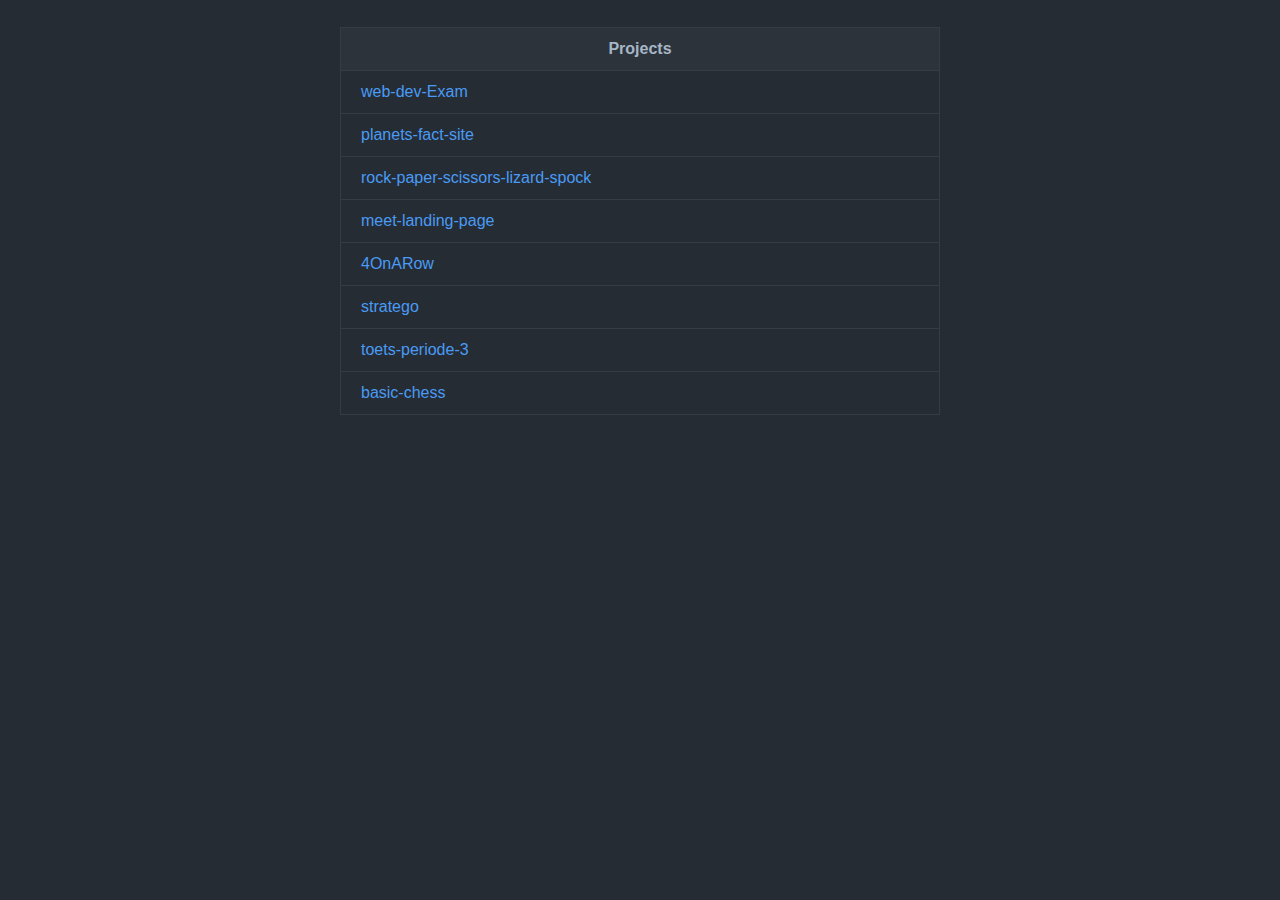
<file: index.html>
<!DOCTYPE html>
<html lang="en">

<head>
    <meta charset="UTF-8">
    <meta http-equiv="X-UA-Compatible" content="IE=edge">
    <meta name="viewport" content="width=device-width, initial-scale=1.0">
    <title>my Projects</title>
    <style>
        body {
            background-color: rgb(38, 44, 51);
            font-family: 'Franklin Gothic Medium', 'Arial Narrow', Arial, sans-serif;
        }

        table {

            margin: auto;
            margin-top: 3vh;
            width: 80%;
            max-width: 600px;
            border: 1px solid gray;
            border-collapse: collapse;

        }

        th {
            background-color: rgb(45, 51, 59);

            border: 1px solid rgb(53, 60, 69);
            height: 40px;
            color: rgb(166, 182, 198);
        }

        td {
            vertical-align: middle;

            border: 1px solid rgb(53, 60, 69);
            height: 40px;
            padding-left: 20px;
        }

        a {
            color: rgb(73, 155, 245);
            text-decoration: none;
        }

        td:hover {
            background-color: rgb(45, 51, 59);
        }

        a:hover {
            text-decoration: underline;
        }
    </style>
</head>

<body>

    <table>
        <th>Projects</th>
        <tr>
            <td><a href="webdevBeroepsTaak/">web-dev-Exam </a></td>
        </tr>
        <tr>
            <td><a href="planets-fact-site/index.html">planets-fact-site</a></td>
        </tr>
        <tr>
            <td><a href="rock-paper-scissors-lizard-spock/index.html">rock-paper-scissors-lizard-spock</a></td>
        </tr>
        <tr>
            <td><a href="meet-landing-page/starter-code/index.html">meet-landing-page</a></td>
        </tr>
        <tr>
            <td><a href="https://github.com/fjodor-dev/4OnARow">4OnARow</a></td>
        </tr>
        <tr>
            <td><a href="https://github.com/fjodor-dev/stratego">stratego</a></td>
        </tr>
        <tr>
            <td><a href="toetsP3/index.html">toets-periode-3</a></td>
        </tr>
        <tr>
            <td><a href="https://github.com/fjodor-dev/basic-chess">basic-chess</a></td>
        </tr>
    </table>


</body>

</html>
</file>
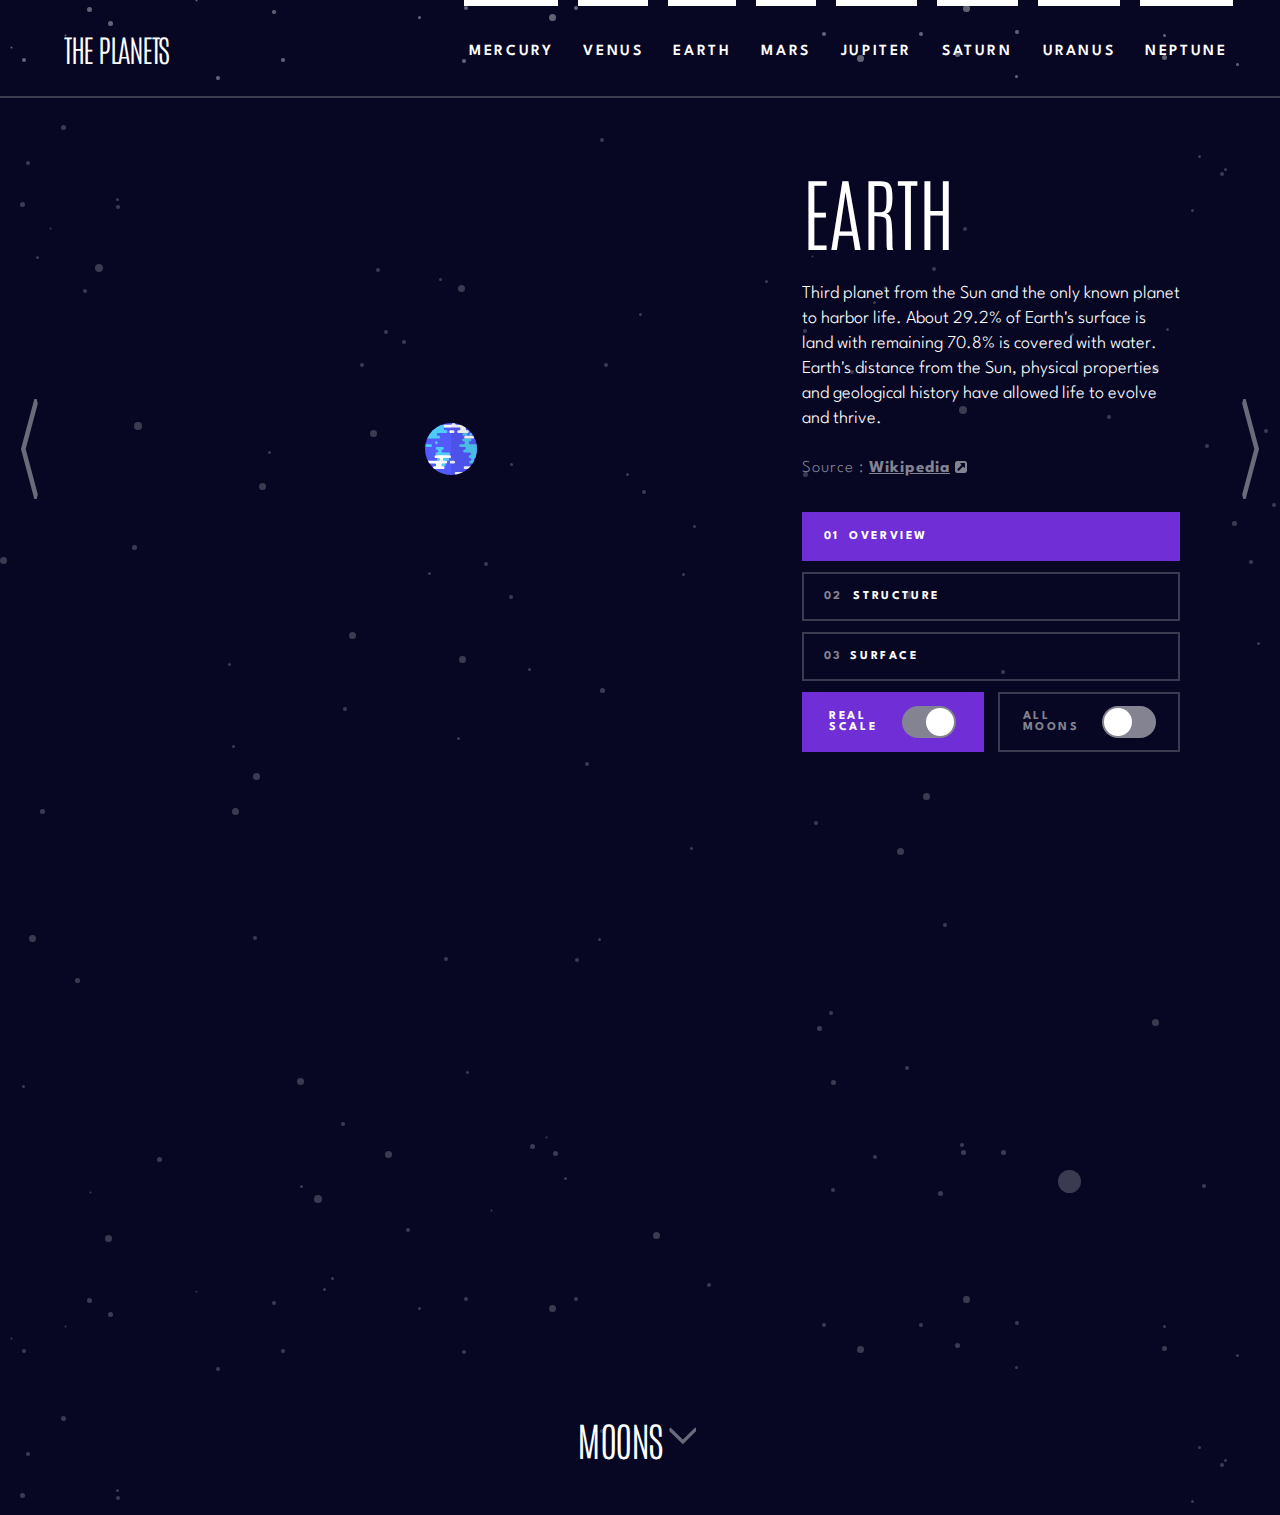
<file: planets-fact-site/index.html>
<!DOCTYPE html>
<html lang="en">
<head>
  <meta charset="UTF-8">
  <meta name="viewport" content="width=device-width, initial-scale=1.0">
  <link rel="preconnect" href="https://fonts.googleapis.com">
  <link rel="preconnect" href="https://fonts.gstatic.com" crossorigin>
  <link href="https://fonts.googleapis.com/css2?family=Antonio:wght@500&family=League+Spartan:wght@300;700&display=swap" rel="stylesheet">
  <title>Frontend Mentor | Planets fact site</title>
  <link rel="stylesheet" href="style.css">
  <script src="script/jquery-3.6.0.min.js"></script>
  <script src="script/script.js"></script>
<script>

</script>
</head>
<body>

  <header>
    <h2>the planets</h2>
    <div id="menu_bar" onclick="">
      <div id="bar1" class="bar"></div>
      <div id="bar2" class="bar"></div>
      <div id="bar3" class="bar"></div>
    </div>
    <ol>
      
      <!-- <li><h3>planet</h3></li> -->
      
    </ol>
  </header>

  <menu id="fold_out_menu">
    <!-- <div class="planet_li">
      <div class="planet_icon"></div>
      <h3>planet</h3>
      <img class="chevron" src="assets/icon-chevron.svg" alt="chevron">
    </div> -->
    
    <div class="switch_holder selected_switch scale_switch" >
      <h3>real scale </h3>
      <div class="switch">
        <div class="slider"></div>
      </div>
    </div>
    <div class="switch_holder moons_switch">
      <h3>all moons </h3>
      <div class="switch">
        <div class="slider"></div>
      </div>
    </div>
  </menu>

  <main>

    <section id="planet_space">
      <img id="chevron1" src="assets/icon-chevron.svg" alt="chevron">

      <img id="planet" src="assets/planet-jupiter.svg" alt="planet_image">
      <img id="planet_surface_tooltip" src="assets/geology-neptune.png" alt="">
      <img id="chevron2" src="assets/icon-chevron.svg" alt="chevron">

    </section>
    <article>
      <h1>planet name</h1>
      <p>
        Lorem ipsum dolor sit amet consectetur adipisicing elit. Beatae numquam et commodi, adipisci quae esse iste architecto atque odio quaerat. Voluptatum dolor deleniti a quis eos ea placeat voluptatibus quasi amet et officia, iure asperiores atque? Ullam ipsam laudantium enim?
      </p>
      <h4>
        Source : <a href="https://en.wikipedia.org/wiki/Rickrolling">Wikipedia</a><img src="assets/icon-source.svg" alt="">
      </h4>
      
    </article>
    <nav id="view_options">

      <div id="1" class="view_setting">
        <h3><span>01</span>Overview</h3>
      </div>
      <div id="2" class="view_setting">
        <h3><span>02</span>Structure</h3>
      </div>
      <div id="3" class="view_setting">
        <h3><span>03</span>surface</h3>
      </div>

      <div class="switch_holder selected_switch scale_switch">
        <h3>real scale </h3>
        <div class="switch">
          <div class="slider"></div>
        </div>
      </div>

      <div class="switch_holder moons_switch">
        <h3>all moons</h3>
        <div class="switch">
          <div class="slider"></div>
        </div>
      </div>

    </nav>

    <section class="facts" id="facts">
      <!-- <div>
        <h4>field name</h4>
        <h2>data value</h2>
      </div> -->
    </section>
    <h2 id="moonsH2">moons<img class="chevron" src="assets/icon-chevron.svg" alt="chevron"></h2>
    <section class="facts" id="moons">
      <!-- <div>
        <h4>field name</h4>
        <h2>data value</h2>
      </div> -->
    </section>
  </main>
  <footer>

  </footer>
</body>
</html>
</file>
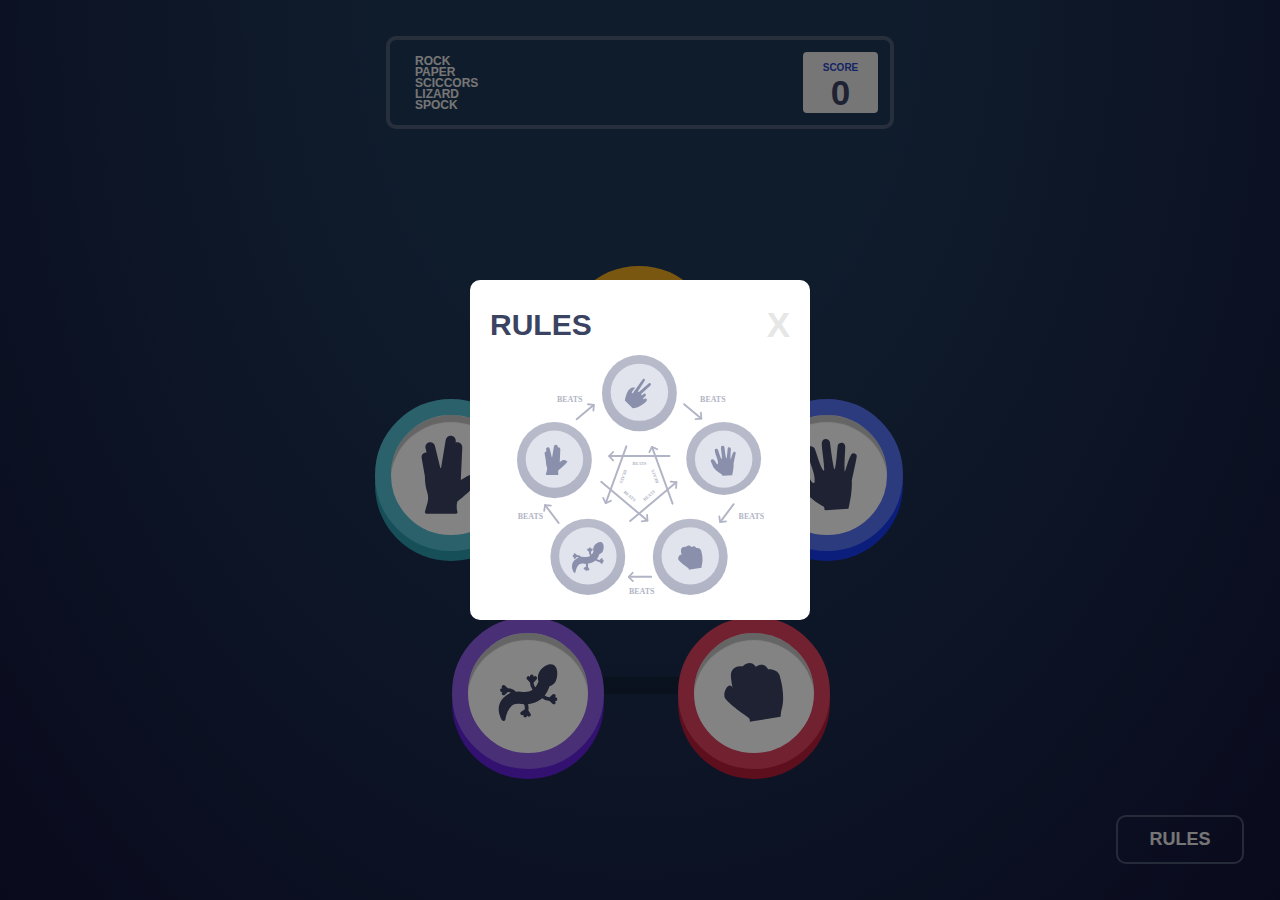
<file: rock-paper-scissors-lizard-spock/index.html>
<!DOCTYPE html>
<html lang="en">
<head>
  <meta charset="UTF-8">
  <meta name="viewport" content="width=device-width, initial-scale=1.0">
  <!-- displays site properly based on user's device -->
  <link rel="icon" type="image/png" sizes="32x32" href="./images/favicon-32x32.png">
  <title>Frontend Mentor | Rock, Paper, Scissors</title>
  <link rel="stylesheet" href="style/style.css">
  <script src="script/jquery-3.6.0.min.js"></script>
  <script src="script/script.js"></script>
  <script>
    
  </script>
</head>
<body>
  <div class="RulesContainer">
    <div class="RulesPage">
      <h1>rules</h1> 
      <div class="RuleImage"></div>
      <span>X</span>
    </div>
  </div>
 
  <div class="Container">
    <header class="RoundedBorder">
      <ul>
        <li>rock</li>
        <li>Paper</li>
        <li>sciccors</li>
        <li>lizard</li>
        <li>spock</li>
      </ul>
      <div class="ScoreCounter ">
        <p>score</p>
        <h2>0</h2>
      </div>
    </header>

    <section class="ChooseOptions">
      <span class="Point1">
        <div class="Circle Icon Spock" id="5"></div>
      </span>
      <span class="Point2">
        <div class="Circle Icon Lizard" id="4"></div>
      </span>
      <span class="Point3">
        <div class="Circle  Icon  Siccors" id="1"></div>
      </span>
      <span class="Point4">
        <div class="Circle Icon Rock" id="3"></div>
      </span>
      <span class="Point5">
        <div class="Circle Icon Paper" id="2"></div>
      </span>
    </section>

    <section class="BattleResult">
      <div class="Result PlayerResult">
        <div class="ShadowResult">
          <div class="Circle"></div>
        </div>
        <p>you picked</p>
      </div>
      <div class="Result PCResult">
        <div class="ShadowResult">
          <div class="Circle"></div>
        </div>
        <p>the house picked</p>
      </div>
      <div class="ResultMessage">
        <h1>you win</h1>
        <div class="PlayAgainButton">
          play again
        </div>
      </div>
      
    </section>

    <div class="RulesButton RoundedBorder">
      Rules
    </div>
    
  </div>

  
    





  
  
</body>
</html>
<!-- <div class="attribution">
    Challenge by <a href="https://www.frontendmentor.io?ref=challenge" target="_blank">Frontend Mentor</a>. 
    Coded by <a href="#">Your Name Here</a>.
  </div> -->
</file>
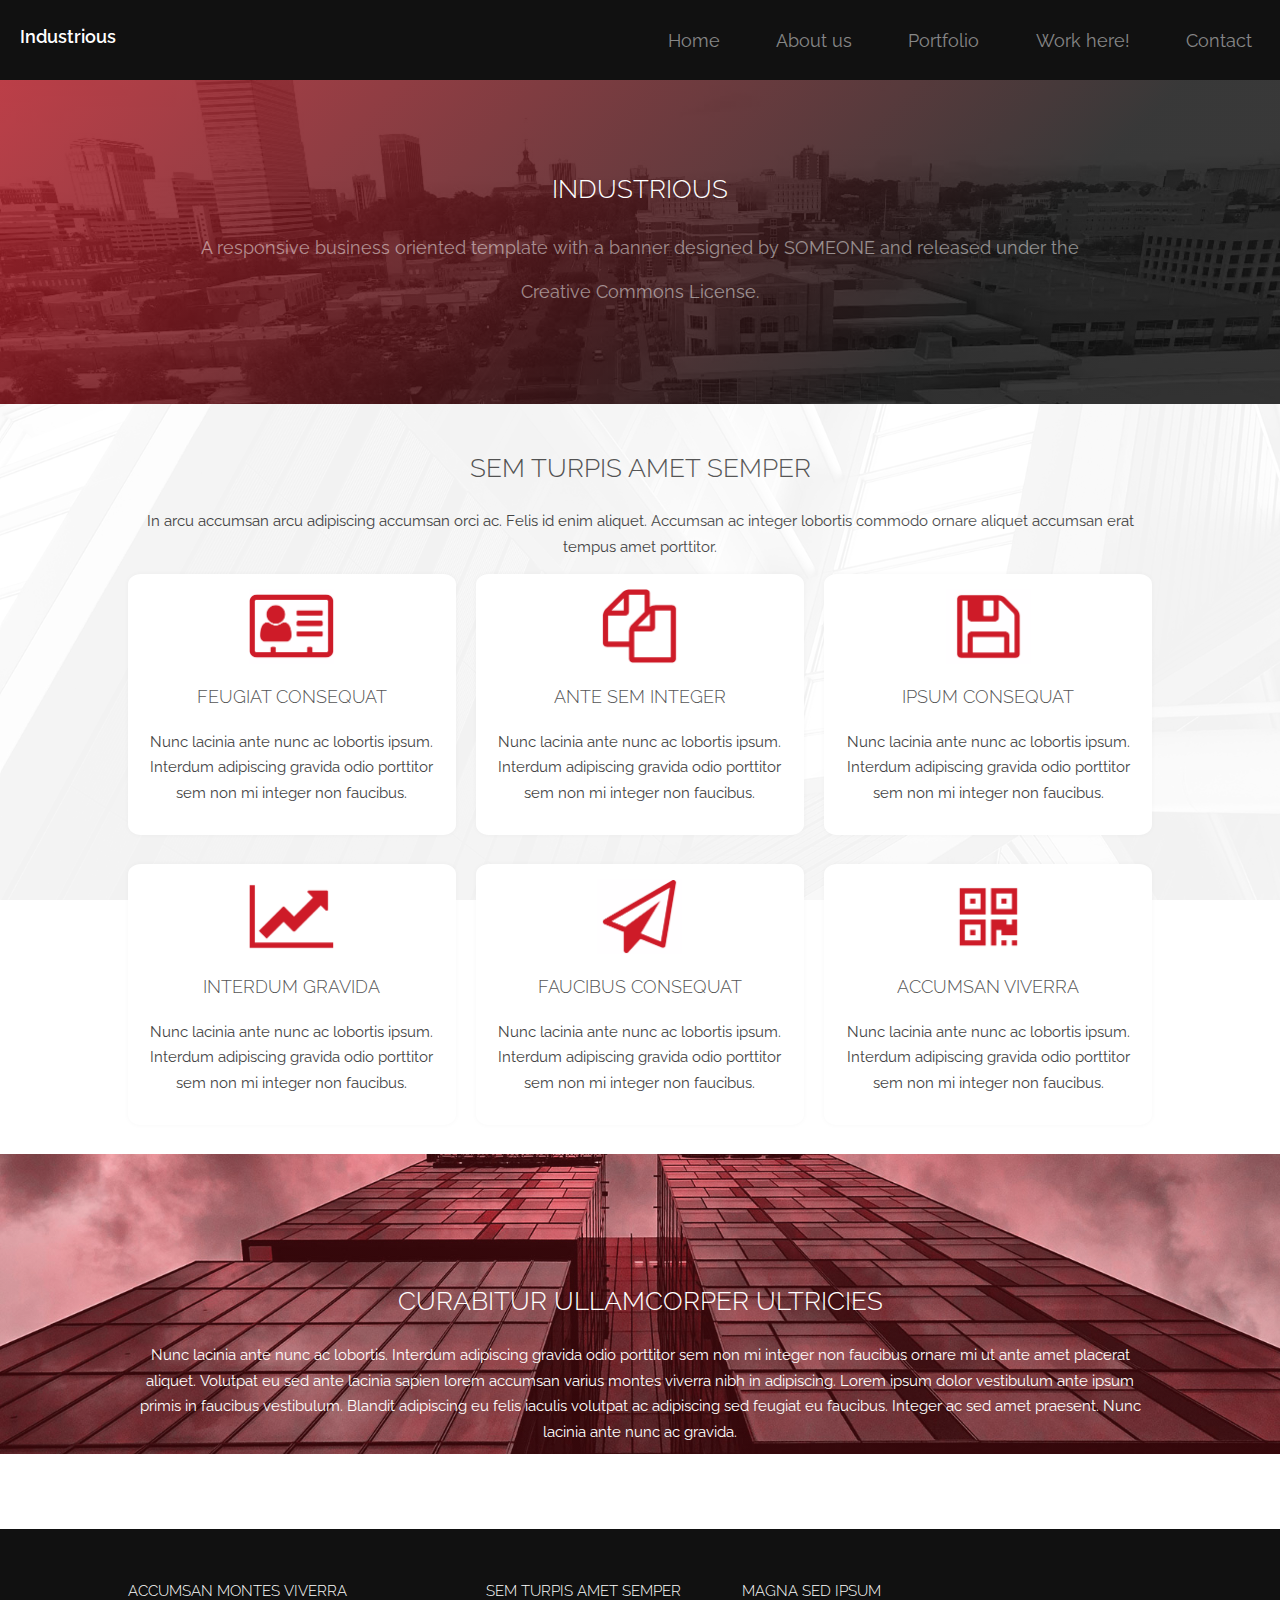
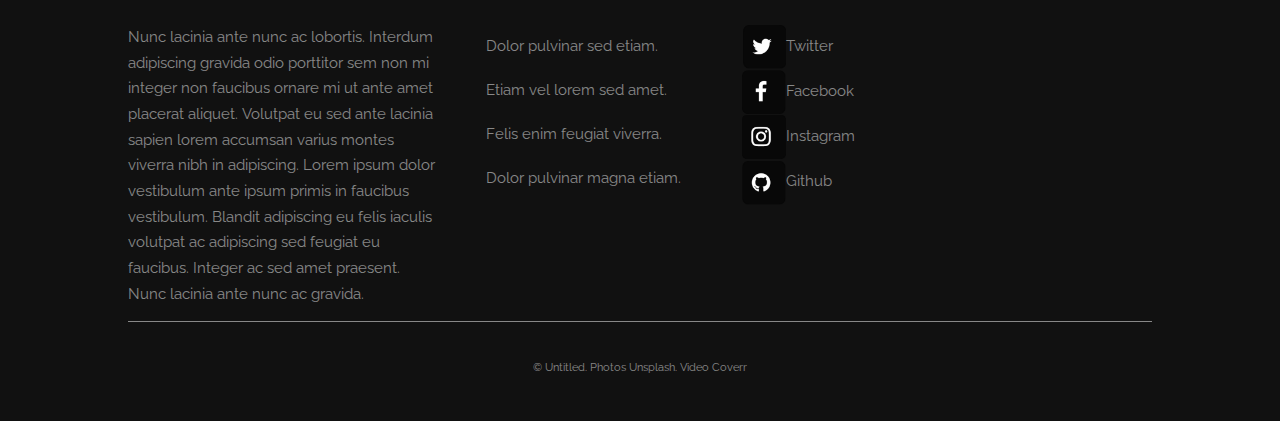
<file: toetsP3/index.html>
<!DOCTYPE html>
<html lang="en">
<head>
    <meta charset="UTF-8">
    <meta name="viewport" content="initial-scale=1, width=device-width">
    <title>Industrious template</title>
    <link href="https://fonts.googleapis.com/css?family=Raleway" rel="stylesheet">
    <link rel="stylesheet" type="text/css" href="assets/css/style.css">
    <script src="jquery-3.6.0.min.js"></script>
    <script src="assets/script.js"></script>
</head>
<body>
    <header>
        <nav id="navbar">
            <a href="#" id="logo">Industrious</a>
            <button id="hamburger-button">&#9776; Menu</button>
            <ul id="main-menu">
                <li><a href="#">Home</a></li>
                <li><a href="#">About us</a></li>
                <li><a href="#">Portfolio</a></li>
                <li><a href="#">Work here!</a></li>
                <li><a href="#">Contact</a></li>
            </ul>
        </nav>
        <section id="banner">
            <h1>INDUSTRIOUS</h1>
            <p>A responsive business oriented template with a banner designed by SOMEONE and released under the Creative Commons License.</p>
        </section>
    </header>



    <main>
        <h2>SEM TURPIS AMET SEMPER</h2>
        <p>In arcu accumsan arcu adipiscing accumsan orci ac. Felis id enim aliquet. Accumsan ac integer lobortis commodo ornare aliquet accumsan erat tempus amet porttitor.</p>

        <section class="cards">
            <img src="assets/img/icon-vcard.png" alt="Icon vcard" class="icons">
            <h3>FEUGIAT CONSEQUAT</h3>
            <p>Nunc lacinia ante nunc ac lobortis ipsum. Interdum adipiscing gravida odio porttitor sem non mi integer non faucibus.</p>
        </section>

        <section class="cards">
            <img src="assets/img/icon-files.png" alt="Icon files" class="icons">
            <h3>ANTE SEM INTEGER</h3>
            <p>Nunc lacinia ante nunc ac lobortis ipsum. Interdum adipiscing gravida odio porttitor sem non mi integer non faucibus.</p>
        </section>

        <section class="cards">
            <img src="assets/img/icon-floppy.png" alt="Icon floppy" class="icons">
            <h3>IPSUM CONSEQUAT</h3>
            <p>Nunc lacinia ante nunc ac lobortis ipsum. Interdum adipiscing gravida odio porttitor sem non mi integer non faucibus.</p>
        </section>

        <section class="cards">
            <img src="assets/img/icon-chart.png" alt="Icon chart" class="icons">
            <h3>INTERDUM GRAVIDA</h3>
            <p>Nunc lacinia ante nunc ac lobortis ipsum. Interdum adipiscing gravida odio porttitor sem non mi integer non faucibus.</p>
        </section>

        <section class="cards">
            <img src="assets/img/icon-paperplane.png" alt="Icon paperplane" class="icons">
            <h3>FAUCIBUS CONSEQUAT</h3>
            <p>Nunc lacinia ante nunc ac lobortis ipsum. Interdum adipiscing gravida odio porttitor sem non mi integer non faucibus.</p>
        </section>

        <section class="cards">
            <img src="assets/img/icon-qrcode.png" alt="Icon QR-code" class="icons">
            <h3>ACCUMSAN VIVERRA</h3>
            <p>Nunc lacinia ante nunc ac lobortis ipsum. Interdum adipiscing gravida odio porttitor sem non mi integer non faucibus.</p>
        </section>

        <aside id="cta">
            <h2>CURABITUR ULLAMCORPER ULTRICIES</h2>
            <p>Nunc lacinia ante nunc ac lobortis. Interdum adipiscing gravida odio porttitor sem non mi integer non faucibus ornare mi ut ante amet placerat aliquet. Volutpat eu sed ante lacinia sapien lorem accumsan varius montes viverra nibh in adipiscing. Lorem ipsum dolor vestibulum ante ipsum primis in faucibus vestibulum. Blandit adipiscing eu felis iaculis volutpat ac adipiscing sed feugiat eu faucibus. Integer ac sed amet praesent. Nunc lacinia ante nunc ac gravida.</p>
        </aside>

    </main>



    <footer>
        <section class="footerText">
            <h4>ACCUMSAN MONTES VIVERRA</h4>
            <p>Nunc lacinia ante nunc ac lobortis. Interdum adipiscing gravida odio porttitor sem non mi integer non faucibus ornare mi ut ante amet placerat aliquet. Volutpat eu sed ante lacinia sapien lorem accumsan varius montes viverra nibh in adipiscing. Lorem ipsum dolor vestibulum ante ipsum primis in faucibus vestibulum. Blandit adipiscing eu felis iaculis volutpat ac adipiscing sed feugiat eu faucibus. Integer ac sed amet praesent. Nunc lacinia ante nunc ac gravida.</p>
        </section>

        <section class="links">
            <h4>SEM TURPIS AMET SEMPER</h4>
            <ul>
                <li><a href="#">Dolor pulvinar sed etiam.</a></li>
                <li><a href="#">Etiam vel lorem sed amet.</a></li>
                <li><a href="#">Felis enim feugiat viverra.</a></li>
                <li><a href="#">Dolor pulvinar magna etiam.</a></li>
            </ul>
        </section>

        <section class="links">
            <h4>MAGNA SED IPSUM</h4>
            <ul id="social-icons">
                <li><a href="#"><img src="assets/img/social-twitter.png" alt="Icon Twitter">Twitter</a></li>
                <li><a href="#"><img src="assets/img/social-facebook.png" alt="Icon Facebook">Facebook</a></li>
                <li><a href="#"><img src="assets/img/social-instagram.png" alt="Icon Instagram">Instagram</a></li>
                <li><a href="#"><img src="assets/img/social-github.png" alt="Icon Github">Github</a></li>
            </ul>
        </section>

        <p id="disclaimer">&copy; Untitled. Photos Unsplash. Video Coverr</p>
    </footer>
</body>
</html>
</file>
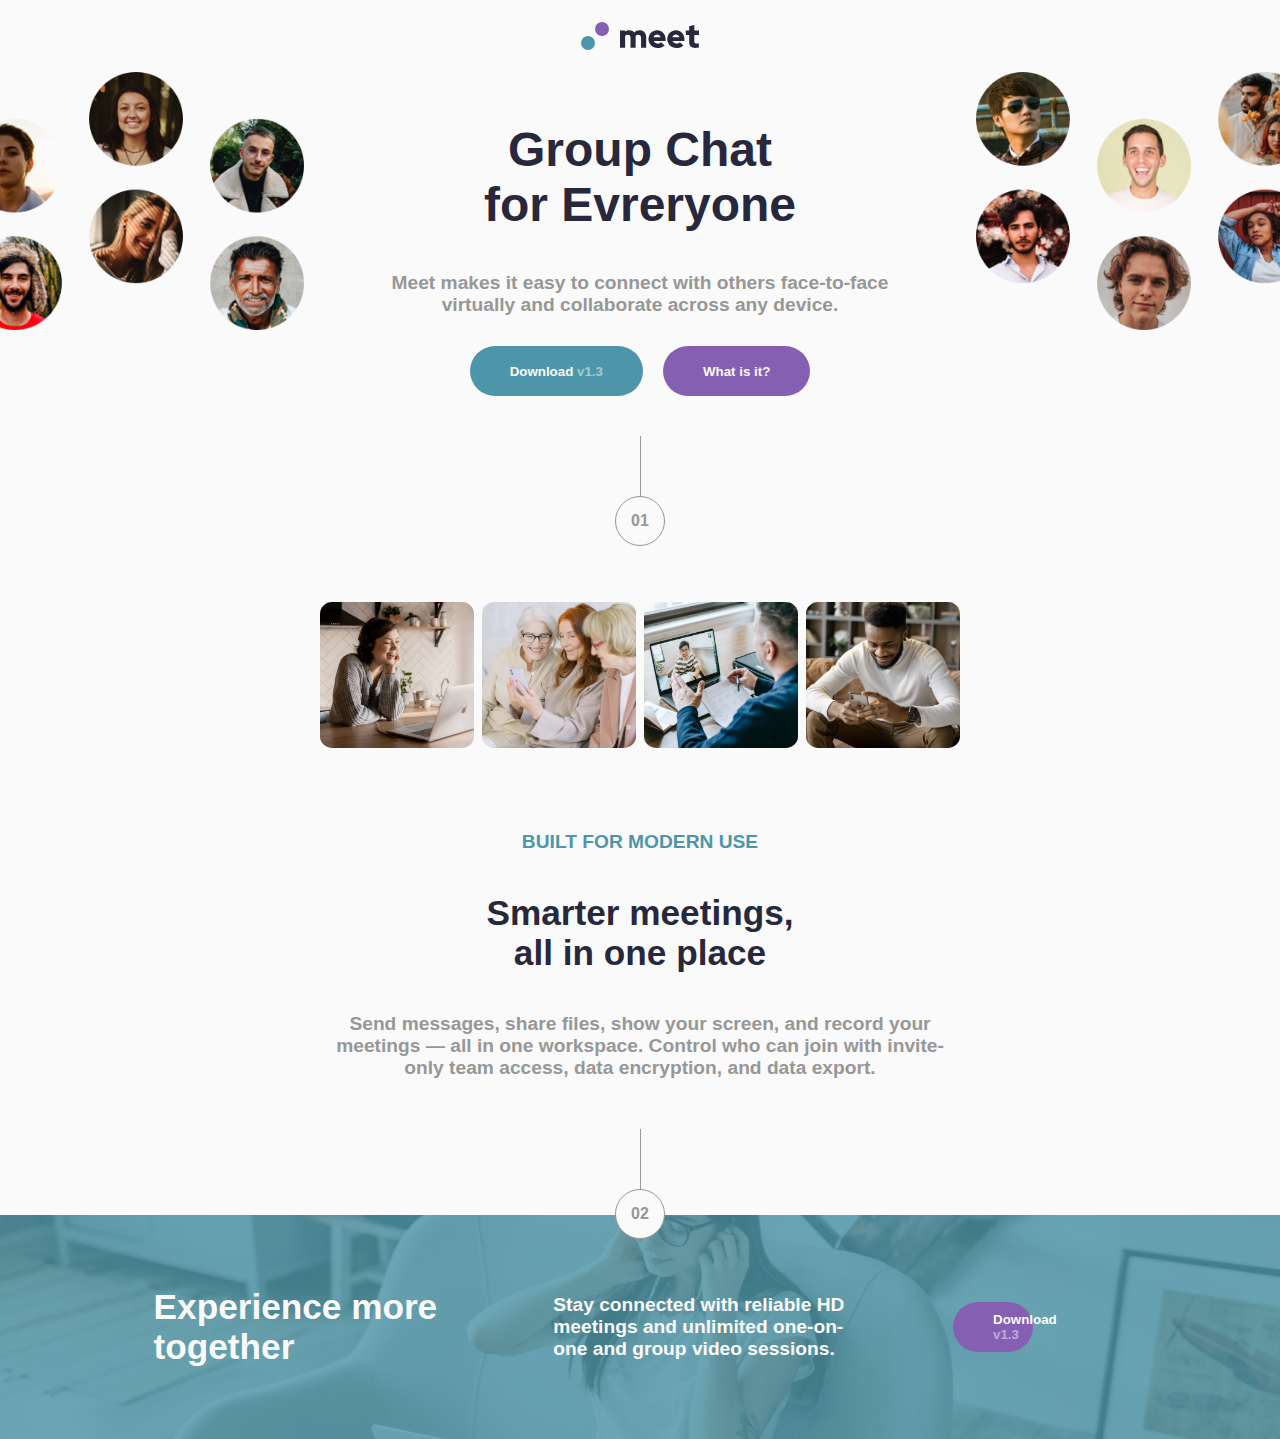
<file: meet-landing-page/starter-code/index.html>
<!DOCTYPE html>
<html lang="en">
<head>
  <meta charset="UTF-8">
  <meta name="viewport" content="width=device-width, initial-scale=1.0">
  <link rel="stylesheet" href="style.css">
  <link rel="icon" type="image/png" sizes="32x32" href="./assets/favicon-32x32.png">
  
  <title>Frontend Mentor | Meet landing page</title>
</head>
<body>
  <header>
    
  </header>

  <div class="Hero1">
    <img src="assets/desktop/image-hero-left.png" alt="">
  </div>
  <div class="Hero2">
    <img src="assets/desktop/image-hero-right.png" alt="">
  </div>
  
  <section class="Greeting">
    <H1>
      Group Chat <br> for Evreryone
    </H1>
    <p>
      Meet makes it easy to connect with others face-to-face virtually and collaborate across any device.
    </p>
    <a href="https://www.youtube.com/watch?v=dQw4w9WgXcQ">
      <button>
        Download <span>v1.3</span>
    </button>
    </a>
    
    <button class="PurpleButton">
        What is it?
    </button>
  </section>

  
  
  <div class="Clip">
    <div class="Line">
    </div>
    <div class="Circle">
      01
    </div>
  </div>

<section class="imagesDisplay">
    <img src="assets/desktop/image-woman-in-videocall.jpg" alt="">
    <img src="assets/desktop/image-women-videochatting.jpg" alt="">
    <img src="assets/desktop/image-men-in-meeting.jpg" alt="">
    <img src="assets/desktop/image-man-texting.jpg" alt="">
</section>
  

<section>
  <h3>
    Built for modern use
  </h3>
  <h2>
    Smarter meetings, all in one place
  </h2>
  <p>
    Send messages, share files, show your screen, and record your meetings — all in one 
    workspace. Control who can join with invite-only team access, data encryption, and data export.  
  </p>
</section>
  
<div class="Clip">
  <div class="Line">
  </div>
  <div class="Circle">
    02
  </div>
</div>
<div class="FooterImage">
  <footer>
    <h1>
      Experience more together
    </h1>
    <p>
      Stay connected with reliable HD meetings and unlimited one-on-one and group video sessions.
    </p>
    <a href="https://www.youtube.com/watch?v=dQw4w9WgXcQ">
      <button  class="PurpleButton">
        Download <span>v1.3</span>
    </button>
    </a>
  </footer>
</div>
</body>
</html>
</file>
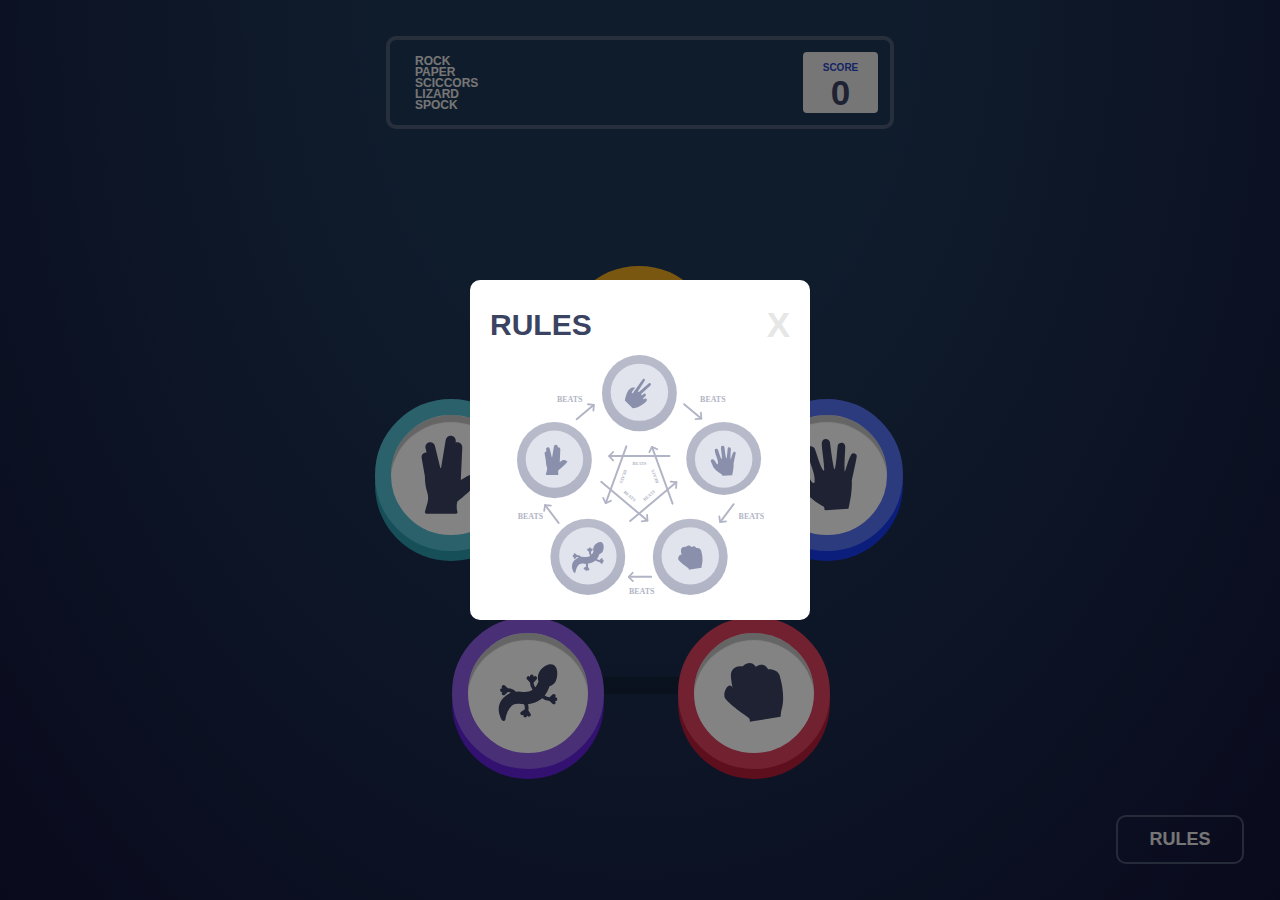
<file: rock-paper-scissors-lizard-spock/public/index.html>
<!DOCTYPE html>
<html lang="en">
<head>
  <meta charset="UTF-8">
  <meta name="viewport" content="width=device-width, initial-scale=1.0">
  <!-- displays site properly based on user's device -->
  <link rel="icon" type="image/png" sizes="32x32" href="./images/favicon-32x32.png">
  <title>Frontend Mentor | Rock, Paper, Scissors</title>
  <link rel="stylesheet" href="../style/style.css">
  <script src="../script/jquery-3.6.0.min.js"></script>
  <script src="../script/script.js"></script>
  <script>
$('document').ready(()=>{
  

  const rulesContainer = $('.RulesContainer')
  const rulesPage = $('.RulesPage')
  const battleResult = $('.BattleResult')
  const chooseOptions = $('.ChooseOptions')
  const resultPlayerShadow = $(".PlayerResult .ShadowResult")
  const resultPCShadow = $(".PCResult .ShadowResult")
  const resultPlayerCircle = $(".PlayerResult div .Circle")
  const resultPCCircle = $(".PCResult div .Circle")
  const scoreCounter = $("header .ScoreCounter h2")
  let score = 0
  let numOfOptions = 5
  let idIconPlayer
  let idIconPC



  chooseOptions.children().children(".Circle.Icon").on('click', function () {
    
    idIconPlayer = parseInt($(this).attr("id"))
    idIconPC = Math.floor((Math.random() * numOfOptions) + 1)
    
    classForPCResult = ""
    switch(idIconPC){
      case 1: classForPCResult = "Siccors"; break
      case 2: classForPCResult = "Paper"; break
      case 3: classForPCResult = "Rock"; break
      case 4: classForPCResult = "Lizard"; break
      case 5: classForPCResult = "Spock"; break
    }
    resultPlayerCircle.addClass("Icon " + $(this).attr("class").split(' ').pop() + "")
    resultPCCircle.addClass("Icon " + classForPCResult)
 
    if (idIconPlayer == idIconPC) {
      console.log("player: " + idIconPlayer + ", PC: " + idIconPC + ", Tie")
    }
    else if (
      idIconPlayer+1 == idIconPC||
      idIconPlayer == numOfOptions && idIconPC == 1||
      idIconPlayer>= Math.ceil(numOfOptions/2) && idIconPlayer-2 == idIconPC||
      idIconPlayer < Math.ceil(numOfOptions/2) && idIconPlayer+3 == idIconPC
    ){
      console.log("player: " + idIconPlayer + ", PC: " + idIconPC + ",you win pc lose")
      resultPlayerShadow.addClass("ShadowPulse")
      scoreCounter.text("" + ++score)

    }
    else{
      console.log("player: " + idIconPlayer + ", PC: " + idIconPC + ",pc win you lose")
      resultPCShadow.addClass("ShadowPulse")
      scoreCounter.text("" + --score)
    }

    chooseOptions.hide()
    battleResult.css("display","flex")

  })

  $('.RulesButton').on('click', function () {
    rulesContainer.show().animate({opacity: '1'},500)
    rulesPage.animate({ top: "-=1000",}, 200);
  })

  rulesPage.children('span').on('click', function () { 
    rulesPage.animate({ top: "+=1000px",}, 200);
    rulesContainer.animate({opacity: '0.0'},500,()=>{rulesContainer.hide()})
  })

})


  </script>
</head>
<body>
  <div class="RulesContainer">
    <div class="RulesPage">
      <h1>rules</h1> 
      <div class="RuleImage"></div>
      <span>X</span>
    </div>
  </div>
 
  <div class="Container">
    <header class="RoundedBorder">
      <ul>
        <li>rock</li>
        <li>Paper</li>
        <li>sciccors</li>
        <li>lizard</li>
        <li>spock</li>
      </ul>
      <div class="ScoreCounter ">
        <p>score</p>
        <h2>0</h2>
      </div>
    </header>

    <section class="ChooseOptions">
      <span class="Point1">
        <div class="Circle Icon Spock" id="5"></div>
      </span>
      <span class="Point2">
        <div class="Circle Icon Lizard" id="4"></div>
      </span>
      <span class="Point3">
        <div class="Circle  Icon  Siccors" id="1"></div>
      </span>
      <span class="Point4">
        <div class="Circle Icon Rock" id="3"></div>
      </span>
      <span class="Point5">
        <div class="Circle Icon Paper" id="2"></div>
      </span>
    </section>

    <section class="BattleResult">
      <div class="Result PlayerResult">
        <div class="ShadowResult">
          <div class="Circle"></div>
        </div>
        <p>you picked</p>
      </div>
      <div class="Result PCResult">
        <div class="ShadowResult">
          <div class="Circle"></div>
        </div>
        <p>the house picked</p>
      </div>
    </section>

    <div class="RulesButton RoundedBorder">
      Rules
    </div>
    
  </div>

  
    





  
  
</body>
</html>
<!-- <div class="attribution">
    Challenge by <a href="https://www.frontendmentor.io?ref=challenge" target="_blank">Frontend Mentor</a>. 
    Coded by <a href="#">Your Name Here</a>.
  </div> -->
</file>
<file: planets-fact-site/style.css>
:root{
    
    --colorWhite: #FFFFFF;
    --colorBackground: #070724;
    --colorButtonHover: #38384F;
    --colorGrey: #838391;

    --Spartan: 'League Spartan', sans-serif;;
    --Antonio: 'Antonio', sans-serif;

    --colorborder: #3a3a51;
    --selectedColor: rgb(177, 25, 25);
}
*{
    padding: 0;
    margin: 0;
}
body{
    /* width: 100vw; */
    background-image: url(assets/background-stars.svg);
    overflow-x: hidden;
    background-color: var(--colorBackground);
    font-family: var(--Spartan);
    font-size: 14px;
    color: white;
    padding-bottom: 50px;
    /* text-transform: capitalize; */
}

h1{
    font-family: var(--Antonio);
    text-transform: uppercase;
    font-size: 3.6em;
    font-weight: 100;
    /* line-height: 103px; */
    
}
h2{
    font-family: var(--Antonio);
    text-transform: uppercase;
    font-size: 40px;
    font-weight: 100;
    line-height: 52px;
    letter-spacing: -1.5px;
}
h3{
    text-transform: uppercase;
    font-weight: 700;
    font-size: 12px;
    line-height: 25px;
    letter-spacing: 2.6px;
}
h4{
    text-transform: uppercase;
    font-weight: 700;
    font-size: 11px;
    line-height: 25px;
    letter-spacing: 1px;
}
p{
    font-family: var(--Spartan);
    font-weight: 300;
    font-size: 14px;
    line-height: 25px;
}
hr{
    width: 99vw;
    color: var(--colorborder);
}


/* ___helper_classes_____________________ */





/* ___header_____________________________ */
header{
    display: flex;
    justify-content: space-between;
    flex-wrap: wrap;
    align-items: center;
    border-bottom:2px solid var(--colorborder);

    padding: 0%;
    z-index: 5;
    
    background-color: var(--colorBackground);
    background-image: url(assets/background-stars.svg);
    
}
header h2{
    margin: 22px 7.5%;
}
#menu_bar {
    
    margin: 0 7.5%;
    width: 28px;
    height: 22px;
    display: flex;
    flex-direction: column;
    justify-content: space-between;
    cursor: pointer;
}
.bar {
    height: 4px;
    width: 100%;
    background-color: var(--colorWhite); 
}
header ol{
    display: none;
}






/* ___switch_________________________ */
 .switch_holder{
     display: flex;
    justify-content: space-evenly;
    align-items: center;
    width: 47%;
    min-height: 3.2em;
    border: solid 2px var(--colorborder);
    cursor: pointer;
    text-align: left;
 }
 .switch_holder:hover{
    background-color: var(--colorButtonHover);
 }

.switch{ 
    width: 50px;
    height: 28px;
    background-color: var(--colorGrey);
    /* opacity: 0.5; */
    border-radius: 17px;
    padding: 2px;
    
}
.switch .slider {
    
    height: 100%;
    aspect-ratio: 1/1;
    border-radius: 50%;
    background-color: var(--colorWhite);
    /* opacit y: 1; */
    float: left;
    
}
.switch_holder h3{
    line-height: normal;
    width: min-content;
    color: var(--colorGrey);
}
.selected_switch{
    background-color: var(--selectedColor);
    border-color: var(--selectedColor);
}
.selected_switch .slider{
    float: right;
}
.selected_switch .switch{

}
.selected_switch:hover{
    background-color: var(--selectedColor);
}
.selected_switch h3{
    color: var(--colorWhite);
}









  


/* ___fold_out_menu______________________ */

#fold_out_menu{
    background: linear-gradient( rgba(7,7,36,1) 50%, rgb(17, 15, 57) 70%, rgb(24, 12, 75) 100%);
    top: calc(-100vh + 98px);
    height: calc(100vh - 98px);
    /* z-index: -1; */
    display: flex;
    flex-wrap: wrap;
    justify-content: space-between;
    padding: 0 7.5%;
    position: absolute;


    
}

#fold_out_menu .planet_li{
    max-width: 800px;
    width: 100%;
    display: flex;
    justify-content: space-between;
    align-items: center;
    border-bottom: 2px solid var(--colorborder);
    cursor: pointer;
}


#fold_out_menu .planet_li:hover{
    background-color: var(--colorButtonHover);
}
.planet_li h3{
    margin-left: 12%;
    font-size: 1.8em;
    font-weight: 600;
    color: var(--colorWhite);
}
.planet_icon{
    border-radius: 50%;
    width: 8%;
    max-width: 40px;
    aspect-ratio: 1/1;
    position: absolute;
    background-color: rgb(224, 93, 11);
}
#fold_out_menu .chevron{
    width: 10px;
    transform: rotate(0deg);
}

#fold_out_menu .switch_holder{
   
    margin-top: 10%;

    min-height: 50px;
    height: 10%;
    max-height: 100px;
    
}




/* ___main_______________________________ */
main{
    max-width: 1080px;
    overflow: hidden;
    margin: auto;
    display: flex;
    flex-direction: column;
    align-items: flex-start;
    text-align: center;
    /* display: none; */
    /* z-index: -1; */
}


/* ___view_options_______________________ */
#view_options{
    width: 100%;
    color: var(--colorGrey);
    display: flex;
    flex-wrap: wrap;
    justify-content: space-around;
    margin: auto;
    order: -2;
    z-index: inherit;
    border-bottom: solid 2px var(--colorborder);
    
}
#view_options .view_setting{
    font-size: 1em;
    padding: 1.4em 4px calc(1.4em - 5px) 4px;
    border: solid;
    border-color: rgba(198, 30, 30, 0);
    border-width: 0 0 5px 0;
    cursor: pointer;
    margin-bottom: -2px;

}
#view_options .switch_holder{
    display: none;
}

#view_options span{
    display: none;
    color: var(--colorGrey);
}
#view_options .viewSelected{
    
    border-color: var(--selectedColor);
}



/* ___planet_____________________________ */
#planet_space{
width: 100%;
aspect-ratio: 1/1;
max-width: 540px;

overflow: hidden;
margin: auto;
z-index: inherit;
display: flex;
align-items: center;
justify-content: space-evenly;

}

#chevron2, #chevron1{
    height: 12%;
    max-height: 100px;
    /* aspect-ratio: 1/2.4; */
    width: 20px;
    cursor: pointer;
    position: absolute;
    z-index: auto;

}


#chevron1{
    transform: scaleX(-1);
    left: 20px
}
#chevron2{
    right: 20px
    
}

#planet{
    position: relative;
    pointer-events: none;
    height: 80%;
    max-width: 300%;
    z-index: -3;
}
#planet_surface_tooltip{
    width: 16vw;
    max-width: 150px;
    z-index: -1;
    
    position: absolute;
    display: none;
    /* opacity: 0; */
}
.swipingPlanet{

}


/* ___article____________________________ */
article{
    width: 85%;
    margin: auto;
    z-index: inherit;
    height: 316px;
}
article h1{
    margin: 0 0 20px 0;
}
article p{
    padding: 0 3%;
}
article h4{
    text-transform: capitalize;
    margin: 25px 0px 30px 0;
    color: var(--colorGrey);
    font-weight: 300;
    font-size: 1.2em;
}
article a{
    color: var(--colorGrey);
    font-weight: 700;
}
article img{
    margin-left: 5px;
    margin-bottom: -1px;
}



/* ___facts______________________________ */
#facts{
    min-height: 600px;
}
.facts,.moonData{
    
    z-index: inherit;
    margin: auto;
    width: 85%;
    display: flex;
    justify-content: space-between;
    flex-wrap: wrap;
    
}
.facts .fact,.moonData .fact{
    display: flex;
    align-items: center;
    justify-content: space-between;
    flex-wrap: wrap;
    width: 100%;
    border: solid 2px var(--colorborder);
    margin-bottom: 10px;
    padding: min(2%, 10px) 0;
}
.facts h4,.moonData h4{
    color: var(--colorGrey);
    font-size: 1em;
    margin: 0 16px;
}
.facts h2,.moonData h2{
    font-size: 1.7em;
    margin: 0 16px;
    display: flex;
    align-items: center;
}

.moonData{
    width: 95%;
    
    /* margin-left: calc(0% - 2px); */
    margin-top: 4px;
    
   
}

.moon h2{
    /* background-color: aqua; */
    padding: 0%;
}

.moonData .fact{
    
   
}
#moonsH2{
    text-align: center;
    border-bottom:solid 2px var(--colorborder);
    width: 85%;
    margin: auto;
    margin-bottom: -2px;
}
.chevron
{
    /* position: absolute; */
    width: 20px;
    margin: 10px;    
    transform: rotate(90deg);
}




/*////////////////////////////////////////////////////////
//                 Media Query > 620px                  //
////////////////////////////////////////////////////////*/
@media only screen and (min-width: 620px){

    body *{
        text-align: left;
    }

    /* ___header_____________________________ */
    header h2{
        background-color: rgba(255, 0, 0, 0);
        margin-inline: auto;
       
    }
    #menu_bar {
        display: none;
    }
    header{
        background-color: unset;
    }
    header ol{
        list-style: none;
        display: flex;
        flex-wrap: wrap;
        justify-content: space-evenly;
        width: 100%;
    }
    header ol li{
        padding-inline: 2px;
        z-index: 1;
        /* margin-bottom: -2px; */
        border-color: #d2181800;
        border-bottom: solid 5px;
        cursor: pointer;
    }
    
    header ol li:hover{
        background-color: var(--colorButtonHover); 
        
    }
    
    header ol li h3{
        /* margin: 1em; */
        font-size: 1.1em;
        font-weight: 600;
    }

    #fold_out_menu{
        display: none;
    }


    /* ___planet_list_________________________ */
    #planet_ol{
        display: none;
    }

    /* ___main_______________________________ */
    main{
        width: 92%;
        flex-direction: row;
        flex-wrap: wrap;
        justify-content: space-between;
        align-items: center;
    }
    main hr{
        display: none;
    }

    /* ___planet_____________________________ */
    #planet_space{
      
    }
    #planet{
        /* max-width: initial; */
    }

    /* ___view_options_______________________ */
    #view_options{
        width: 45%;
        color: var(--colorWhite);
        order: 0;
        /* flex-direction: column; */
        justify-content: space-between;
        flex-wrap: wrap;
        height: 240px;
        margin: 0;
        border: none;
        /* margin-top: 86px; */
        /* background-color: rgba(8, 0, 255, 0.208); */
    }

    #view_options .switch_holder{
        display: flex;
    }
    
    #view_options .view_setting{
        font-size: 1em;
        padding:  0 1.4em;
        margin: 0;
        height: 3.2em;
        border: solid 2px var(--colorborder);
        cursor: pointer;
        display: flex;
        align-items: center;
        width: 100%;
    }
    #view_options .view_setting:hover{
        background-color: var(--colorButtonHover);
    }
    #view_options .viewSelected{
        background-color: var(--selectedColor);
        border-color: var(--selectedColor);
    }
    #view_options .viewSelected:hover{
        background-color: var(--selectedColor);
    }
    #view_options .viewSelected span{
        color: var(--colorWhite);
    }
    #view_options .view_setting span {
        display: initial;
        margin-right: 10%;
    }


    
    #view_options .switch_holder{
        padding:  0;
        /* background-color: var(--selectedColor); */
        width: 47%;
    }
    
    

    
   
    /* ___article____________________________ */
    
    article{
        width: 50%;
        height: 366px;
    }
    article p{
        padding: 0;
        font-size: 1.3em;
        
    }

    /* ___facts______________________________ */
    .facts{
        width: 100%;
    }
    #facts .fact, .moonData .fact{
        
        justify-content: center;
        flex-direction: column;
        width: 31%;
        margin-bottom: 20px;
        align-items: flex-start;
    }
    #facts h4, #facts h2,.moonData h2, .moonData h4{
        margin: 0 0 0 20px;
    }
    #moonsH2{
        width: 100%;
    }
    

    

/*////////////////////////////////////////////////////////
//                Media Query > 1024px                  //
////////////////////////////////////////////////////////*/
    @media only screen and (min-width: 1024px){

        /* ___header_____________________________ */
        header{
            justify-content: space-between;
        }
        header h2{
            margin-right:0 ;
            margin-left: 5%;
            font-size: 2.2em;
        }
        header ol{
            margin-right: 37.5px;
            width: auto;
            justify-content: space-between;
            flex-wrap: nowrap;
        }
        header ol li{
            margin-inline: 10px;
            padding:32.5px 5px;
            margin-bottom: 0;
            border-bottom: 0;
            border-top: solid 6px;
        
        }
        /* ___main_______________________________ */
        main{
            display: flow-root;
        }

        /* ___planet_____________________________ */
        #planet_space{
            width: 65%;
            max-width: initial;
            /* max-width: initial; */
            /* height: 40vh; */
            /* margin-left: 7.5%; */
            float: left;
            
        }

        /* ___view_options_______________________ */
        #view_options{
            width: 35%;
            float: right;
            margin-bottom: 60px;
        }

        /* ___article____________________________ */
        article{
            width: 35%;
            float: right;
            margin-top: 60px;
            height: 354px;
        }
        article h1{
            font-size: 80px;
        }

        /* ___facts______________________________ */
        #facts .fact,.moonData .fact{
    
            width: 23.5%;
        }
        
    }

}
</file>
<file: rock-paper-scissors-lizard-spock/style/style.css>
:root{

    --ScissorsGradient:hsl(40, 84%, 53%);
    --PaperGradient: hsl(230, 89%, 65%);
    --RockGradient: hsl(349, 70%, 56%);
    --LizardGradient: hsl(261, 72%, 63%);
    --SpockGradient: hsl(189, 58%, 57%);
    
    --ScissorsShadow: hsl(39, 89%, 39%);
    --PaperShadow: hsl(230, 89%, 52%) ;
    --RockShadow: hsl(349, 71%, 42%);
    --LizardShadow: hsl(261, 73%, 50%) ;
    --SpockShadow: hsl(189, 59%, 43%) ;

    --ShadowSetting: 0px 10px 0px 0px;
    --standardShadow: inset 0px 8px 1px -1px rgb(196, 196, 196);

    --NormalText: hsl(0, 0%, 90%);
    --DarkText: hsl(229, 25%, 31%);
    --ScoreText: hsl(229, 64%, 46%);
    --BorderColor: hsl(217, 16%, 45%, 0.7);
    
    --FontFamily: 'Trebuchet MS', 'Lucida Sans Unicode', 'Lucida Grande', 'Lucida Sans', Arial, sans-serif;
    
    --RadialGradient: hsl(214, 47%, 23%) 30%,hsl(237, 49%, 15%);

    --FontWeigtSmall: 600;
    --FontWeigtBig: 600;

    --Mobile: 375px;
    --Desktop: 1366px;


}
*{
    font-family: var(--FontFamily);
    margin: 0;
    padding: 0;
    text-transform: uppercase;
    color: var(--NormalText);
    font-weight: var(--FontWeigtBig);
    font-size: 12px;
}
body{
    overflow: hidden;
    height: 100vh;
    max-height: 92vh;
    padding: 4vh;
    background: radial-gradient(ellipse at center top,var(--RadialGradient));
}

.Container{
    width: 100%;
    height: 100%;
    display: flex;
    flex-direction: column;
    justify-content: space-between;
    align-items: center;
    
}

h2{
    font-size: 35px;
    color: var(--DarkText);
}

.RoundedBorder{
    border: 4px var(--BorderColor) solid;
    border-radius: 10px;
    
}

header{
    z-index: 8;
    display: flex;
    justify-content: space-between;
    align-items: center;
    min-width: fit-content;
    width: 100%;
    max-width: 500px;
}
ul{
    margin-left: 5%;
    margin-top: 12px;
    margin-bottom: 12px;
}
li{
    list-style: none;
    margin: -3px 0;
}
.ScoreCounter{
    
    margin: 12px;

    /* height:90%; */
    text-align: center;
    min-width: 60px;
    width: 15%;
    max-width: 100px;
    border-radius: 4px;
    background-color: var(--NormalText);
    padding-top: 10px;
}
.ScoreCounter p{
    font-size: 10px;
   color: var(--ScoreText);
}

.Circle{
    aspect-ratio: 1/1;
    border-radius: 50%;
    
    /* height: 20px;
    width: 20px; */
    background-color: #00000029;
}

.Icon{
    z-index: 1;
    /* margin: 0%; */
    background-color: rgb(255, 255, 255);
    
    aspect-ratio: 1/1;
    

    background-position: center;
    background-repeat: no-repeat;
    
    background-size: 50%;

    border: 2.4vw solid rgb(15, 156, 15);
    box-shadow: var(--ShadowSetting) var(--SpockShadow),var(--standardShadow);
}

.ChooseOptions{

    /* margin-top: -10vh; */

    aspect-ratio: 1/0.94;
    width: 80%;

    max-width: 380px;

    background-image: url(../images/bg-pentagon.svg);
    background-position: top;
    background-repeat: no-repeat;
    background-size: 100% 100%;

    display: flex;
    margin-bottom: 12vh;
    
}
.ChooseOptions .Icon{
    border-width: 2.5vw;
    min-width: 20vw;
    
}
.ChooseOptions .Icon:hover{
    border-width: 2.8vw;
    min-width: 22vw;
}


.Siccors{
    border-color: var(--ScissorsGradient);
    background-image: url(../images/icon-scissors.svg);
    box-shadow: var(--ShadowSetting) var(--ScissorsShadow),var(--standardShadow);
}
.Paper{
    border-color: var(--PaperGradient);
    background-image: url(../images/icon-paper.svg);
    box-shadow: var(--ShadowSetting) var(--PaperShadow),var(--standardShadow);
}
.Rock{
    border-color: var(--RockGradient);
    background-image: url(../images/icon-rock.svg);
    box-shadow: var(--ShadowSetting) var(--RockShadow),var(--standardShadow);
}
.Lizard{
    border-color: var(--LizardGradient);
    background-image: url(../images/icon-lizard.svg);
    box-shadow: var(--ShadowSetting) var(--LizardShadow),var(--standardShadow);
}
.Spock{
    border-color: var(--SpockGradient);
    background-image: url(../images/icon-spock.svg);
    box-shadow: var(--ShadowSetting) var(--SpockShadow),var(--standardShadow);
}


.ChooseOptions span{

    
    width: 1px;
    height: 1px;
    position: relative;
    
    display: flex;
    align-items: center;
    justify-content: center;
}
.ChooseOptions .Point1{
    left: 0%;
    top: 38%;
}
.ChooseOptions .Point2{
    left: 20%;
    top: 99%;
}
.ChooseOptions .Point3{
    left: 49%;
    top: 1%;
}
.ChooseOptions .Point4{
    left: 79%;
    top: 99%;
}
.ChooseOptions .Point5{
    left: 98%;
    top: 38%;
}

.BattleResult{
    
    width: 100%;
    max-width: 750px;

    min-height: 55vh;
    
    max-height: 320px;

    text-align: center;

    display: flex;
    flex-wrap: wrap;
    justify-content: space-between;
    
    display: none;
}

.BattleResult .Result{
    
    width: 40%;
    height: fit-content;

    display: flex;
    flex-direction: column;
    align-items: flex-start;
    align-items: center;
}
.BattleResult .Result p{
    font-size: 14px;
    margin: 3vh 0;
    white-space: nowrap;
}

.BattleResult div .Circle{
    margin: 4vw;
    /* height: 100%; */
    width: 90%;
    /* height: 90%; */
    max-width: 312px;
    max-height: 312px;

}
.BattleResult div .Icon{
    margin: 0;
    border-width: 4vw;
}
.ResultMessage{
    z-index: 5;
    display: flex;
    flex-direction: column;
    align-items: center;
    margin: 0 auto;
    justify-content: flex-end;
    height: min-content;
}
.ResultMessage h1{
    font-size: 3.6em;
    margin-inline: 10px;
    margin-bottom: 10px;
}
.ResultMessage .PlayAgainButton{
    width: calc(100%);
    font-size: 1.4em;
    background-color: white;
    border-radius: 8px;
    padding: 1em 0;
    text-align: center;
    color: var(--DarkText);
}
.ResultMessage .PlayAgainButton:hover{
    color: red;
}



.ShadowResult{
    
    background-color: rgba(127, 255, 212, 0.618);
    
    display: flex;
    justify-content: center;
    align-items: center;

    height: 115%;
    width: 115%;
    border-radius: 50%;
    /* max-width: 312px;
    max-height: 312px; */
}

@keyframes shadow-Pulse {
    from {
        box-shadow: rgba(128, 128, 128, 0.08) 0px 0px 2px 0vw, rgba(128, 128, 128, 0.06) 0px 0px  2px 0vw, rgba(128, 128, 128, 0.04) 0px 0px  2px 0vw;
    }
    to {
        box-shadow: rgba(128, 128, 128, 0.1) 0px 0px 2px 4vw, rgba(128, 128, 128, 0.08) 0px 0px  2px 12vw, rgba(128, 128, 128, 0.06) 0px 0px  2px 20vw;
    }
}

.ShadowPulse {
    
    animation-name: shadow-Pulse;
    animation-duration: 0.6s;
    animation-iteration-count: 1;
    animation-timing-function: linear;
    animation-fill-mode: forwards;
}


.RulesButton{

    font-size: 18px;

    text-align: center;
    width: 20vw;
    max-width: 100px;

    font-weight: var(--FontWeigtSmall);
    border-width: 2px;
    padding: 12px;

}
.RulesButton:hover{
    /* color: var(--DarkText); */
    background-color: rgb(128, 128, 128,0.2);
}


.RulesContainer{

    position: fixed;
    height: 100%;
    min-width: 100%;
    background-color: white;
    z-index: 10;
    left: 0;
    top: 0;
    background-color: rgba(0, 0, 0, 0.486);
    
    

    display: flex;
    align-items: center;
    justify-content: center;

    /* display: none; */
    
}
.RulesPage{
    position: absolute;
    
    display: flex;
    flex-direction: column;
    align-items: center;
    justify-content: space-between;
    

    border-radius: 10px;
    width: 85vw;
    max-width: 300px;
    
    height: 90vh;
    
    background-color: rgb(255, 255, 255);
    padding: 20px 5vw;
}

.RulesPage h1{

    font-size: 30px;
    color: var(--DarkText);


}
.RulesPage span{
    font-size: 35px;
    color: var(--NormalText);
}
.RulesPage span:hover{
    color: var(--DarkText);
}

.RulesPage .RuleImage{

    background-image: url(../images/image-rules-bonus.svg);
    background-size: contain;
    background-position: center;
    background-repeat: no-repeat;

    /* background-color: rgba(34, 50, 50, 0.274); */

    flex-grow: 1;
    width: 100%;
    /* max-width: 500px; */

    
    height: 80%;


}





@media only screen and (max-width: 290px) {

    body{
        padding: 1vh;
        min-height: 98vh;
    }
    header li{
        font-size: 10px;
        margin: -1px;
    }
    header .ScoreCounter h2{
        font-size: 28px;
    }
    
    /* .BattleResult{
        flex-direction: column;
        align-items: center;
        justify-content: space-around;
        flex-wrap: nowrap;
    
    } */
    /* .BattleResult .Result{
        width: 80%;
    } */

    .RulesButton{
        min-width: 100%;
        padding-left: 0;
        padding-right: 0; 
    }
}

@media only screen and (min-width: 600px) {

    .BattleResult{
        flex-wrap: nowrap;
    }
    .BattleResult .Result{
        max-width: 30%;
    }
    .BattleResult .PCResult{
        order: 1;
    }
    
    .ResultMessage{
        margin-top: 12%;
    }
    .ChooseOptions{
        margin-top: 10vh;
        margin-bottom: 0;
    }
    .ChooseOptions .Icon{
        min-width: 120px;
        border-width: 16px;
    }
    .ChooseOptions .Icon:hover{
        
        min-width: 125px;
        border-width: 20px;
    }
    
    .BattleResult div .Circle{
        margin: 25px;
    }
    .BattleResult div .Icon{
        margin: 0;
        border-width: 25px;
    }
    .RulesButton{
        align-self: flex-end;
    }
    .RulesPage{
        flex-direction: row;
        flex-wrap: wrap;
        max-height: 300px;
        padding: 20px;
    }
    .RulesPage .RuleImage{
        order: 1;
    }

}

@media only screen and (min-width: 1000px) {

    
    .BattleResult .Result p{

        margin-bottom: 8vh;
        order: -1;
    }
    .ResultMessage{
        margin-top: 26%;
    }

    
}

@media only screen and (max-height: 600px) {

    header{
        height: fit-content;
    }
    .ScoreCounter h2{
        font-size: 20px;
    }
    li{
        font-size: 10px;
    }

    .ChooseOptions{
       
        max-width: 25%;
    }

    .ChooseOptions .Icon{
        min-width: 16vh;
        border-width: 1.6vh;
    }

    .BattleResult{
        justify-content: space-around;
        max-width: 500px;
    }
    .Result{
        max-width: 25%;
    }
    .Result div .Circle{
        margin: 21px;
    }
    .Result div .Icon{
        margin: 0%;
        border-width: 21px;
    }

    
}
</file>
<file: toetsP3/assets/css/style.css>
/*========================
  CSS Base
========================*/
*{
    margin-top: 0;
    box-sizing: border-box;
}

body{
    margin: 0;
    padding: 0;
    font-family: "Raleway", Arial, Helvetica, sans-serif;
    font-size: 14.67px;
    color: #444444;
    line-height: 1.75em;
}

.container-fluid{
    padding-left: 0;
    padding-right: 0;
}

h1, h2, h3, h4, h5, h6{
    color: #555555;
    font-weight: 300;
    line-height: 1.5em;
}

h1, h2{
    font-size: 25.67px;
}

h3{
    font-size: 18.33px;
}

h4, h5, h6{
    font-size: 14.67px;
}

a{
    color: #444444;
    text-decoration: none;
}

a:hover{
    color: white;
}

ul{
    list-style: none;
    padding-left: 0;
}

ul li a{
    line-height: 3em;
    color: rgba(255, 255, 255, 0.5);
    text-decoration: none;
}

/*========================
  Header
========================*/
header,
.navbar-dark{
    background-color: rgb(17, 17, 17)!important;
    line-height: 44px;
    padding-top: 0;
    padding-bottom: 0;
}
    

        #logo{
            padding: 5px 20px;
            color: white;
            font-weight: 600;
            text-decoration: none;
        }

        #hamburger-button{
            background: none;
            border: none;
            padding: 10px 20px;
            font-size: 1em;
            color: rgba(255, 255, 255, 0.5);
            cursor: pointer;
            float: right;
        }

        #hamburger-button:hover{
            color: white;
        }

        #main-menu {
            display: none;
            margin: 0;
        }

        #main-menu li {
            margin: 5px 25px;
            text-align: center;
        }

             

    #banner{
        position: relative;
        background-image: url('../img/banner.jpg');
        background-position: top center;
        background-size: cover;
        background-repeat: no-repeat;
        text-align: center;
        padding: 10vh 15%;
    }

    #banner:before{
        transition: opacity 3s ease;
        transition-delay: 1.25s;
        background: #111111;
        content: '';
        display: block;
        height: 100%;
        width: 100%;
        position: absolute;
        left: 0;
        top: 0;
        opacity: 0.45;
        z-index: 1;
    }

    #banner:after{
        background: linear-gradient(135deg, #ce1b28 0%, #111111 74%);
        content: ' ';
        display: block;
        height: 100%;
        width: 100%;
        position: absolute;
        left: 0;
        top: 0;
        opacity: 0.7;
        z-index: 1;
    }

        #banner>*{
            position: relative;
            z-index: 3;
        }

        #banner h1{
            color: white;
        }

        #banner p{
            color: rgba(255, 255, 255, 0.5);
            margin-bottom: 0;
        }



/*========================
  Main
========================*/
main{
    position: relative;
    text-align: center;
    padding: 5vh 10%;
}

main:before{
    position: absolute;
    top: 0;
    left: 0;
    display: block;
    width: 100%;
    height: 100%;
    content: '';
    background-image: url('../img/bg.jpg');
    background-size: 100%;
    background-repeat: repeat-y;
    background-attachment: fixed;
    opacity: 0.05;
}

    .cards{
        background-color: white;
        position: relative;
        box-shadow: 0px 0px 4px 1px rgba(0, 0, 0, 0.025);
        border-radius: 4%;
        padding: 1em;
        margin-bottom: 2em;
        
    }

        .icons{
            width: 85px;
            height: auto;
            margin-bottom: 0.75em;
        }

        blockquote {
            border-left: solid 0.5em;
            border-left-color: rgba(0, 0, 0, 0.25);
            font-style: italic;
            margin: 0 0 2rem 0;
            padding: 0.5em 0 0.5em 0.6em;
            quotes: none;
            text-align: left;
        }

        figure{
            margin: 0;
            text-align: left;
        }

            .avatars{
                width: 55px;
                height: 55px;
                border-radius: 100%;
                vertical-align: middle;
            }

            figcaption{
                margin-left: 2em;
                font-size: 0.75em;
                display: inline;
            }

                .names{
                    color: #ce1b28;
                }

    aside{
       
        width: 125%;
        margin-left: -12.5%;
        box-sizing: border-box;

        background-image: linear-gradient(rgba(206, 27, 40, 0.25), rgba(206, 27, 40, 0.25)), url('../img/cta01.jpg');
        background-size: cover;
        background-position: center;
        position: relative;
        opacity: 1;
        padding: 5vh 10%;
        margin-bottom: 2em;
    }

        aside h2,
        aside p{
            color: white;
        }


/*========================
  Footer
========================*/
footer{
    background-color: rgb(17, 17, 17);
    padding: 2em 10%;
}

    footer h4{
        color: white;
        margin: 1.5em 0;
    }

    footer p,
    footer a{
        color: rgba(255, 255, 255, 0.5);
    }
        footer ul#social-icons li{
            border-bottom: none;
        }

        footer ul li a img{
            vertical-align: middle;
            width: 3em;
            height: 3em;
            border-radius: 10%;
        }

    #disclaimer{
        border-top: solid 1px;
        border-top-color: rgba(255, 255, 255, 0.5);
        padding-top: 3em;
        font-size: 0.75em;
        text-align: center;
    }

/*========================
  JOUW CUSTOM CSS HIERONDER !!
========================*/

/* tablet */
@media screen and (min-width: 768px){

   /*========================
    Header
    ========================*/
    #hamburger-button{
       display: none;
    }

    #main-menu {
        display: flex;
        justify-content: space-around;
        align-items: baseline;
        float: right;
        width: 70%;
    }
    #main-menu li {
        margin: 0;
        text-align: center;
    }

    /*========================
    Main
    ========================*/
    main{
        display: flex;
        flex-wrap: wrap;
        justify-content: space-between;
    }
    
    main h2{
        width: 100%;
        text-align: center;
    }
    main .cards{ 
        max-width: 48%; 
    }

    main #cta{
        min-width: 125%;
        align-self: center;
        padding: 12.5%;
    }

    /*========================
    Footer
    ========================*/
    footer{
        display: flex;
        flex-wrap: wrap;
        justify-content: flex-start;
    }

    footer .links{
        width: 50%;
    }

    #disclaimer{
        width: 100%;
    }

}
  
/*Desktop*/
@media screen and (min-width: 1200px){

    /*========================
    Header
    ========================*/

    header{
        
        font-size: larger;
        
    }

    #navbar{
       height: 80px;
       padding-top: 15px;
    }


    #main-menu {
        
        width: 50%;
    }

    /*========================
    Main
    ========================*/
    main {
        
        width: 100%;
    }
    
    main #extraText{
        width: 100%;
    }
    main .cards{ 
        max-width: 32%; 
    }

    main #cta{
        display: flex;
        max-height: 300px;
        flex-wrap: wrap;
        align-items: baseline;
    }
    main #cta *{
        width: 100%;
    }

    /*========================
    Footer
    ========================*/
    footer .footerText{
        width: 35%;
        padding-right: 5%;
    }

    footer .links{
        width: 25%;
    }



}
</file>
<file: meet-landing-page/starter-code/style.css>
/* costem colors */
:root{
    --text-color-dark: #28283D;
    --text-color-light: #FAFAFA;
    --background-color: #FAFAFA;
    --text-color-grey: #979797;
    --dark-blue-color: #4d96a9;
    --light-blue-color: #8FE3F9;
    --dark-purple-color: #855FB1;
    --light-purple-color: #D9B8FF;
}

/* All element */
*{
    margin: 0%;
    padding: 0%;
    color: #28283D;
    text-align: center;
    font-family: 'Segoe UI', Tahoma, Geneva, Verdana, sans-serif;
}

/* body */
body{
    background-color: var(--background-color);
}

/* font */

h1, p, h2, h3{
    margin-top: 20px;
    margin-bottom: 20px;
}
p{  
    color: var(--text-color-grey);
    font-weight: 600;
    font-size: 1.2em;
}
h1{
    font-size: 3em;
}

h2{
    font-size: 2.2em;
}
h3{
    text-transform: uppercase;
    margin-top: 1.2em;
    font-size: 1.2em;
    color: var(--dark-blue-color);
}
header{
    width: 100%;
    max-width: 100%;
    min-height: 40px;
    height: 8vh;
    max-height: 100px;
    background-image: url(assets/logo.svg);
    background-position: center;
    background-repeat: no-repeat;
}

/* Hero */
.Hero1, .Hero2{
    background-position: center;
    background-size: auto;
    width: 50%;
    background-repeat: no-repeat;
    overflow: hidden;
}
.Hero1 img, .Hero2 img{
    width: 105%;
    min-height: 100px;
}
.Hero1{
    float: left;
}
.Hero2{
    float: right;
}
.Hero1 img{
    margin-left: -15%;
}
.Hero2 img{
    margin-right: -15%;
}

/* button */
button{
    background-color:var(--dark-blue-color);
    height: 50px;
    padding: 0 40px;
    border-radius: 50px;
    border: none;
    text-align: left;
    margin: 10px;
    font-weight: 700;
    color: var(--text-color-light);
}

button span{
    color: #fafafa80;
    color: var();
}
button:hover{
    background-color: var(--light-blue-color);
}

.PurpleButton{
    background-color: var(--dark-purple-color);
}
.PurpleButton:hover{
    background-color: var(--light-purple-color);
}

/* section */
section{
    margin: auto;
    padding-top: 30px;
    padding-bottom: 30px;
    clear: both;
    display: flex;
    flex-direction: column;
    justify-content: center;
    align-items: center;
    max-width: 85%;
}

.imagesDisplay {
    justify-content: space-between;
    flex-direction: row;
    flex-wrap: wrap;
    padding-top: 80px;
}
.imagesDisplay img{
    max-width: 48%;
    margin-bottom: 4%;
    border-radius: 8%;
}

/* Clip between sections */
.Clip, .Circle{
    display: flex;
    flex-direction: column;
    justify-content: center;
    align-items: center;
    margin-bottom: -12px;
}
.Clip .Line{
    height: 60px;
    background-color: var(--text-color-grey);
    width: 1px;
}
.Clip .Circle{
    height: 48px;
    width: 48px;
    background-color: var(--background-color);
    border: var(--text-color-grey) solid 1px;
    border-radius: 50%;
    font-weight: 800;
    color: var(--text-color-grey);
}

/* footer */
.FooterImage{
    background-image: url(assets/mobile/image-footer.jpg);
    background-position: center;
    background-size: cover;
}
footer{
    padding-top: 8vh;
    padding-bottom: 4vh;
    display: flex;
    flex-direction: column;
    justify-content: center;
    background-color: rgba(77, 150, 169, 0.8);
    width: 100%;
    align-items: center;
}
footer *{
    max-width: 80vw;
}
footer p{
    color: var(--text-color-light);
    font-size: 1.2em;
}
footer h1{
    color: var(--text-color-light);
    font-size: 2.2em;
}

/* mediaQeury */
@media only screen and (min-width: 600px) {
    
    .imagesDisplay img{
        width: 24%;
        margin-bottom: 0%;
    }
    h1, h2{
        max-width: 55%;
    }
    .Greeting{
        flex-direction: row;
        flex-wrap: wrap;
        justify-content: center;
    }
    .Greeting p{
        width: 100%;
        padding-inline: 10%;
        
    }
}
/* mediaQeury */
@media only screen and (min-width: 1080px) {
    
    body{
        max-width: 2000px;
        margin-inline: auto;
    }
    .Greeting{
        clear: none;
    }
    .Hero1, .Hero2{
        width: 25%;
    }
    section{
        max-width: 50%;
        clear: none;
    }
    .imagesDisplay{
       width: 76%;
    }
    .FooterImage{
        background-image: url(assets/desktop/image-footer.jpg);
    }
    footer{
        width: 76%;
        padding: 8vh;
        padding-inline: 12%;
        flex-direction: row;
        justify-content: space-between;
        flex-wrap: wrap;
    }
    footer *{
        margin: 0;
        max-width: 33%;
        text-align: left;
    }

}
</file>
